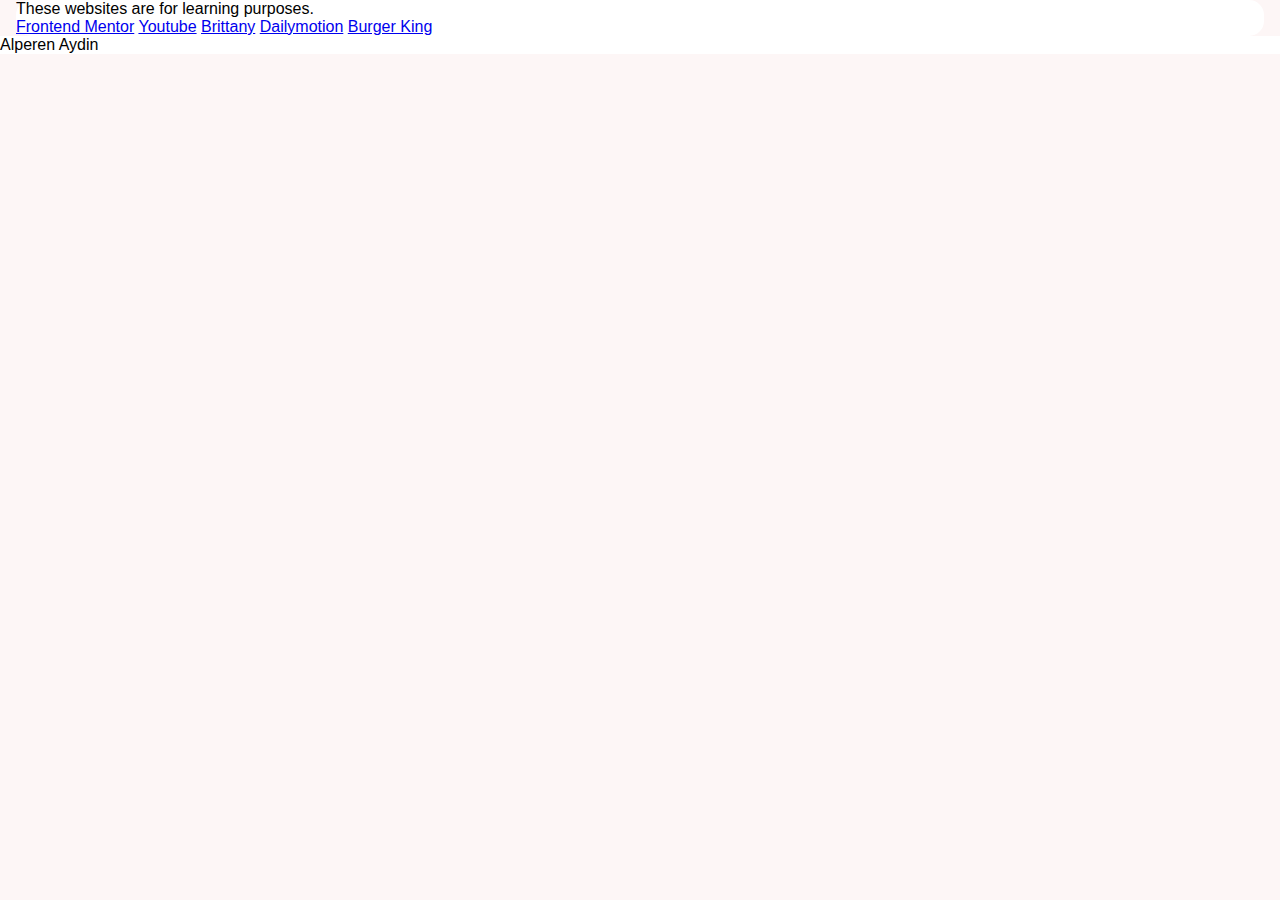
<file: index.html>
<!DOCTYPE html>
<html lang="en">
<head>
    <meta charset="UTF-8">
    <meta name="viewport" content="width=device-width, initial-scale=1.0">
    <title>Document</title>
    <link rel="stylesheet" href="style.css">
</head>
<body>

    <!-- 
    
    Attention, everything done on this page is called work, they are sites that are made for work purposes by looking at real sites.

    -->

    <div class="container">
        <div class="cart">
            <div class="text">These websites are for learning purposes. </div>
            <div class="links">
                <a href="frontend/index.html">Frontend Mentor</a>
                <a href="youtube/index.html">Youtube</a>
                <a href="Brittany/index.html">Brittany</a>
                <a href="dailymotion/index.html">Dailymotion</a>
                <a href="BurgerKing/index.html">Burger King</a>
            </div>
        </div>
    </div>

    <footer>
        <div class="footer-name">
            Alperen Aydin 
        </div>
    </footer>

    

</body>
</html>
</file>
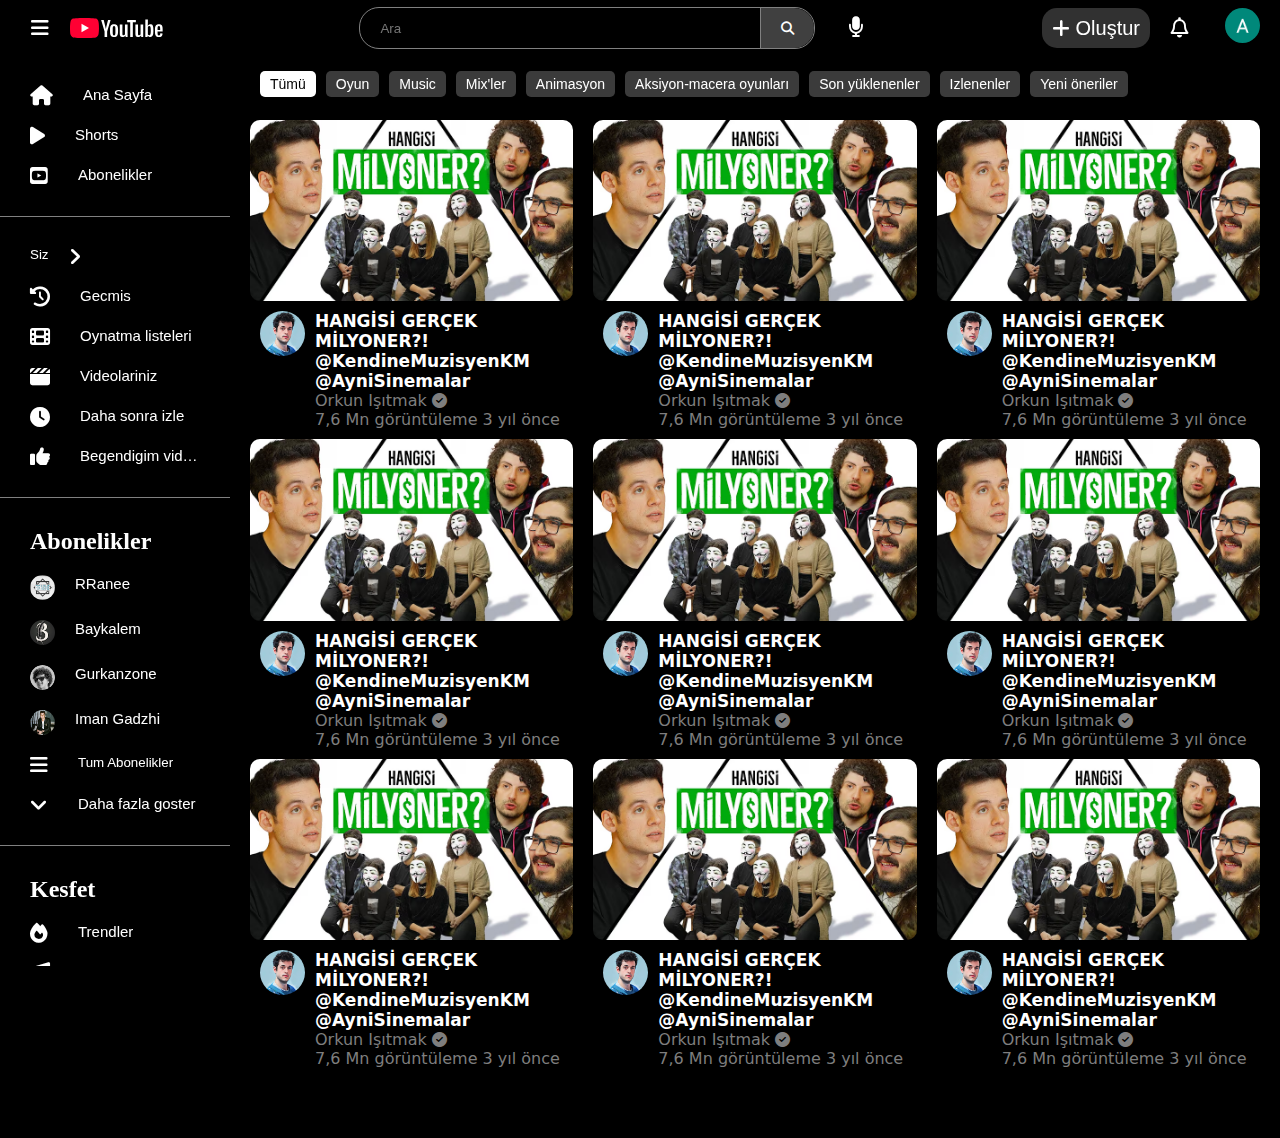
<file: youtube/index.html>
<!DOCTYPE html>
<html lang="en">
<head>
    <meta charset="UTF-8">
    <meta name="viewport" content="width=device-width, initial-scale=1.0">
    <link rel="stylesheet" href="/youtube/style.css">
    <link rel="stylesheet" href="https://cdnjs.cloudflare.com/ajax/libs/font-awesome/6.7.2/css/all.min.css" integrity="sha512-Evv84Mr4kqVGRNSgIGL/F/aIDqQb7xQ2vcrdIwxfjThSH8CSR7PBEakCr51Ck+w+/U6swU2Im1vVX0SVk9ABhg==" crossorigin="anonymous" referrerpolicy="no-referrer" />
    <title>YouTube</title>
</head>
<body>
    <header>
        <div class="header-sol">
            <button><i class="fa-solid fa-bars"></i></button>
            <img src="/youtube/icon.svg" alt="">
        </div>
        <div class="header-orta">
            <div class="header-orta-search">
                <i class="fa fa-search" id="search-gizli-icon"></i>
                <input type="search" placeholder="Ara" >
                <button><i class="fa fa-search"></i></button>
            </div>

            <div class="header-orta-mik">
                <button>
                <i class="fa fa-microphone">    </i>
                </button>
            </div>

        </div>
        <div class="header-sag">
            <button class="header-sag-olustur">
                <i class="fa-solid fa-plus"></i> Oluştur
            </button>

            <button class="header-sag-bell">
                <i class="fa-regular fa-bell"></i>
            </button>

            <img src="/youtube/unnamed.jpg" alt="">
            
        </div>
    </header>

    <nav>
        <div class="nav-ana-div">
            <button><i class="fa-solid fa-house"></i><span>Ana Sayfa</span> </button>
            <button><i class="fa-solid fa-play"></i> <span>Shorts</span></button>
            <button><i class="fa-brands fa-square-youtube"></i>  <span>Abonelikler</span></button>
        </div>
        <div class="nav-siz-div">
            <button>Siz <i class="fa-solid fa-angle-right"></i></button>
            <button><i class="fa-solid fa-clock-rotate-left"></i>  <span>Gecmis</span></button>
            <button><i class="fa-solid fa-film"></i> <span>Oynatma listeleri</span> </button>
            <button><i class="fa-solid fa-clapperboard"></i> <span>Videolariniz</span></button>
            <button><i class="fa-solid fa-clock"></i>  <span>Daha sonra izle</span></button>
            <button><i class="fa-solid fa-thumbs-up"></i> <span>Begendigim videolar</span></button>
        </div>
        <div class="nav-abone-div">
            <h2>Abonelikler</h2>
            <button><img src="/youtube/rane.jpg" alt=""> <span>RRanee</span></button>
            <button><img src="/youtube/baykalem.jpg" alt=""> <span>Baykalem</span></button>
            <button><img src="/youtube/gurkanzone.jpg" alt=""> <span>Gurkanzone</span></button>
            <button><img src="/youtube/imangadzhi.jpg" alt=""> <span>Iman Gadzhi</span></button>
            <button><i class="fa-solid fa-bars"></i> Tum Abonelikler</button>
            <button><i class="fa-solid fa-angle-down"></i> <span>Daha fazla goster</span></button>
        </div>
        <div class="nav-kesfet-div">
            <h2>Kesfet</h2>
            <button><i class="fa-solid fa-fire"></i><span>Trendler</span></button>
            <button><i class="fa-solid fa-music"></i><span>Muzik</span></button>
            <button><i class="fa-solid fa-microphone"></i><span>Canli</span></button>
            <button><i class="fa-solid fa-gamepad"></i> <span>Oyun</span></button>
            <button><i class="fa-solid fa-trophy"></i><span>Spor</span></button>
        </div>
        <div class="nav-ayarlar-div">
            <button><i class="fa-solid fa-gear"></i><span>Ayarlar</span></button>
            <button><i class="fa-solid fa-flag"></i><span>Icerik bildirme gecmisi</span></button>
            <button><i class="fa-solid fa-question"></i><span>Yardim</span></button>
            <button><i class="fa-regular fa-comment-dots"></i><span>Geri bildirim gonder</span></button>
        </div>
        <div class="nav-telifler-div">
            <a href="#">Hakkında Basın Telif hakkı Bize ulaşın İçerik Üreticiler Reklam verme Geliştiriciler</a>
            <br>
            <a href="#">Şartlar Gizlilik Politika ve Güvenlik YouTube Nasıl Çalışıyor? Yeni özellikleri deneyin</a>
            <p>© 2025 Google LLC</p>
        </div>
    </nav>

    <main>

        <div class="main-buttonlar">
            <button id="main-ana-button">Tümü</button>
            <button>Oyun</button>
            <button>Music</button>
            <button>Mix'ler</button>
            <button>Animasyon</button>
            <button>Aksiyon-macera oyunları</button>
            <button>Son yüklenenler</button>
            <button>Izlenenler</button>
            <button>Yeni öneriler</button>
        </div>

        <div class="videolarin-tamami">
            <div class="videolar-kutu">
                <div class="video-kutu">
                    <div class="video-kutu-ust">    
                        <img src="/youtube/hangisimilyoner.avif" alt="">
                    </div>
                    <div class="video-kutu-alt">
                        <div class="video-kutu-alt-sol">
                            <img src="/youtube/orkunpp.jpg" alt="">
                        </div>
                        <div class="video-kutu-alt-sag">
                            <h2>HANGİSİ GERÇEK MİLYONER?! @KendineMuzisyenKM @AyniSinemalar</h2>
                            <p>Orkun Işıtmak <i class="fa-solid fa-circle-check"></i></p>
                            <p>7,6 Mn görüntüleme 3 yıl önce</p>
                        </div>
                    </div>
                </div>
                <div class="video-kutu">
                    <div class="video-kutu-ust">    
                        <img src="/youtube/hangisimilyoner.avif" alt="">
                    </div>
                    <div class="video-kutu-alt">
                        <div class="video-kutu-alt-sol">
                            <img src="/youtube/orkunpp.jpg" alt="">
                        </div>
                        <div class="video-kutu-alt-sag">
                            <h2>HANGİSİ GERÇEK MİLYONER?! @KendineMuzisyenKM @AyniSinemalar</h2>
                            <p>Orkun Işıtmak <i class="fa-solid fa-circle-check"></i></p>
                            <p>7,6 Mn görüntüleme 3 yıl önce</p>
                        </div>
                    </div>
                </div>

                <div class="video-kutu">
                    <div class="video-kutu-ust">    
                        <img src="/youtube/hangisimilyoner.avif" alt="">
                    </div>
                    <div class="video-kutu-alt">
                        <div class="video-kutu-alt-sol">
                            <img src="/youtube/orkunpp.jpg" alt="">
                        </div>
                        <div class="video-kutu-alt-sag">
                            <h2>HANGİSİ GERÇEK MİLYONER?! @KendineMuzisyenKM @AyniSinemalar</h2>
                            <p>Orkun Işıtmak <i class="fa-solid fa-circle-check"></i></p>
                            <p>7,6 Mn görüntüleme 3 yıl önce</p>
                        </div>
                    </div>
                </div>

            </div>

            <div class="videolar-kutu">
                
                <div class="video-kutu">
                    <div class="video-kutu-ust">    
                        <img src="/youtube/hangisimilyoner.avif" alt="">
                    </div>
                    <div class="video-kutu-alt">
                        <div class="video-kutu-alt-sol">
                            <img src="/youtube/orkunpp.jpg" alt="">
                        </div>
                        <div class="video-kutu-alt-sag">
                            <h2>HANGİSİ GERÇEK MİLYONER?! @KendineMuzisyenKM @AyniSinemalar</h2>
                            <p>Orkun Işıtmak <i class="fa-solid fa-circle-check"></i></p>
                            <p>7,6 Mn görüntüleme 3 yıl önce</p>
                        </div>
                    </div>
                </div>
                <div class="video-kutu">
                    <div class="video-kutu-ust">    
                        <img src="/youtube/hangisimilyoner.avif" alt="">
                    </div>
                    <div class="video-kutu-alt">
                        <div class="video-kutu-alt-sol">
                            <img src="/youtube/orkunpp.jpg" alt="">
                        </div>
                        <div class="video-kutu-alt-sag">
                            <h2>HANGİSİ GERÇEK MİLYONER?! @KendineMuzisyenKM @AyniSinemalar</h2>
                            <p>Orkun Işıtmak <i class="fa-solid fa-circle-check"></i></p>
                            <p>7,6 Mn görüntüleme 3 yıl önce</p>
                        </div>
                    </div>
                </div>

                <div class="video-kutu">
                    <div class="video-kutu-ust">    
                        <img src="/youtube/hangisimilyoner.avif" alt="">
                    </div>
                    <div class="video-kutu-alt">
                        <div class="video-kutu-alt-sol">
                            <img src="/youtube/orkunpp.jpg" alt="">
                        </div>
                        <div class="video-kutu-alt-sag">
                            <h2>HANGİSİ GERÇEK MİLYONER?! @KendineMuzisyenKM @AyniSinemalar</h2>
                            <p>Orkun Işıtmak <i class="fa-solid fa-circle-check"></i></p>
                            <p>7,6 Mn görüntüleme 3 yıl önce</p>
                        </div>
                    </div>
                </div>

                
            </div>


            <div class="videolar-kutu">

                <div class="video-kutu">
                    <div class="video-kutu-ust">    
                        <img src="/youtube/hangisimilyoner.avif" alt="">
                    </div>
                    <div class="video-kutu-alt">
                        <div class="video-kutu-alt-sol">
                            <img src="/youtube/orkunpp.jpg" alt="">
                        </div>
                        <div class="video-kutu-alt-sag">
                            <h2>HANGİSİ GERÇEK MİLYONER?! @KendineMuzisyenKM @AyniSinemalar</h2>
                            <p>Orkun Işıtmak <i class="fa-solid fa-circle-check"></i></p>
                            <p>7,6 Mn görüntüleme 3 yıl önce</p>
                        </div>
                    </div>
                </div>
                <div class="video-kutu">
                    <div class="video-kutu-ust">    
                        <img src="/youtube/hangisimilyoner.avif" alt="">
                    </div>
                    <div class="video-kutu-alt">
                        <div class="video-kutu-alt-sol">
                            <img src="/youtube/orkunpp.jpg" alt="">
                        </div>
                        <div class="video-kutu-alt-sag">
                            <h2>HANGİSİ GERÇEK MİLYONER?! @KendineMuzisyenKM @AyniSinemalar</h2>
                            <p>Orkun Işıtmak <i class="fa-solid fa-circle-check"></i></p>
                            <p>7,6 Mn görüntüleme 3 yıl önce</p>
                        </div>
                    </div>
                </div>

                <div class="video-kutu">
                    <div class="video-kutu-ust">    
                        <img src="/youtube/hangisimilyoner.avif" alt="">
                    </div>
                    <div class="video-kutu-alt">
                        <div class="video-kutu-alt-sol">
                            <img src="/youtube/orkunpp.jpg" alt="">
                        </div>
                        <div class="video-kutu-alt-sag">
                            <h2>HANGİSİ GERÇEK MİLYONER?! @KendineMuzisyenKM @AyniSinemalar</h2>
                            <p>Orkun Işıtmak <i class="fa-solid fa-circle-check"></i></p>
                            <p>7,6 Mn görüntüleme 3 yıl önce</p>
                        </div>
                    </div>
                </div>    


            </div>



        </div>

    </main>
    

    

</body>
</html>
</file>
<file: style.css>
body {
    background: rgb(253, 246, 246);
    margin: 0;
}






.container {
  max-width: 1400px;  
  margin: 0 auto;
  padding: 0 16px;   
}

p {
    font-family: sans-serif;
    margin: 0;
}




.header-ust {
    display: flex;
    justify-content: space-between;
    align-items: center;
}

.header-sag {
    display: flex;
    align-items: center;
    gap: 20px;

}

.header-acilir button {
    border: none;
    padding: 10px;
    cursor: pointer;
    background: none;
    font-size: 15px;
    font-weight: bold;
}





.pro {
    padding: 10px;
    background: rgb(0, 0, 101);
    margin-left: 10px;
    border-radius: 10px;
    color: white;
}

.header-img img{
    width: 50px;
}

.github-button {
    padding: 15px;
    color: white;
    background: black;
    border-radius: 30px;
    font-size: 15px;    
    font-weight: bold;
    cursor: pointer;
}

.github-button:hover {
    background: rgb(50, 50, 50);
}

.github-button i {
    font-size: 20px;
    margin-left: 10px;
}

.header-alt {
    display: block;
    width: 100%;
}

.header-alt-cizgi-ust {
    position: absolute;
    height: 1px;
    width: 100%;
    background: rgb(192, 192, 192);
    left: 0;
}

.header-alt-cizgi-alt {
    position: absolute;
    height: 1px;
    width: 100%;
    background: rgb(192, 192, 192);
    left: 0;
}

.header-alt p {
    margin: 0;
    font-size: 20px;
    display: inline-flex;
    padding: 15px;
    border: 1px solid rgb(192, 192, 192);
    border-bottom: none;
    border-top: none;
    font-weight: bold;
    font-family: system-ui, -apple-system, BlinkMacSystemFont, 'Segoe UI', Roboto, Oxygen, Ubuntu, Cantarell, 'Open Sans', 'Helvetica Neue', sans-serif;
}

.header-acilcak-div {
display: none;
  position: absolute;
  top: 100%;
  left: 0;
  background-color: white;
  box-shadow: 0 4px 8px rgba(0,0,0,0.1);
  min-width: 150px;
  z-index: 10;
}

.header-acilir button:hover .header-acilcak-div {
    display: block;
}




body, html {
    font-family: sans-serif;
}

ul {
    list-style: none;
    padding: 0;
    margin: 0;
}



/*
    Dropdown CSS
*/

.nav-menu {
    display: flex;
    align-items: center;

}

.nav-menu.nav-menu-dikey {
    flex-direction: column;
}

.nav-menu .nav-item {
    width: 100%;
}

.nav-menu .nav-link {
    width: 100%;
    padding: 15px 20px;
    display: flex;
    align-items: center;
    gap: 10px;
    cursor: pointer;
}


.header-aksiyonlar {
    display: flex;
    align-items: center;
    gap: 10px;
}


.unlock-pro {
    display: flex;
    align-items: center;
    text-decoration: none;
    font-size: 15px;
    font-weight: bold;
    color: black;
    border-bottom: 1px solid transparent;
    transition: .2s ease;
}

.unlock-pro:hover {
    border-color: rgba(0,0,0,.1);
}

.dropdown {
    position: relative;
}

.dropdown-menu {
    display: none;
    flex-direction: column;
    box-shadow: 0 0 20px 1px rgba(0,0,0,.1);
    border-radius: 20px;
    z-index: 1000;
    min-width: 250px;
    position: absolute;
    background: white;
    overflow: hidden;
    top: 100%;
    left: 0;
}

.dropdown-menu .dropdown-link {
    padding: 15px 20px;
    transition: .2s ease;
    cursor: pointer;
    display: block;
}

.dropdown-menu .dropdown-link:hover {
    background: rgba(0,0,0,.1);
}

.dropdown-menu .dropdown-item:not(:last-child) {
        border-bottom: 1px solid rgba(0,0,0,.1);
}

.dropdown:hover .dropdown-menu {
    display: flex;
}


.nav-item {
    display: flex;
    align-items: center;
    gap: 10px;
}


.acilir-yan-menu {
    position: fixed;
    top: 0;
    left: 100%;
    width: 100%;
    height: 100%;
    background: white;
    z-index: 100;
    transition: .2s ease;
}

.acilir-yan-menu.aktif {
    left: 0;
}



main {
    padding: 50px 0px;
}

main .container {
    max-width: 1200px;
}

.hero {
    display: flex;
    justify-content: space-between;
    padding: 20px;
    border: 1px solid rgb(203, 203, 203);
    border-radius: 10px;
    background: rgb(239, 255, 254);
}

.hero-p-div {
    display: flex;
    flex-wrap: wrap;
    max-width: 600px;
    gap: 20px;
}

.hero-p-div p {
    font-size: 17px;
    
}

.hero-p-div i {
    color: rgb(79, 255, 79);
    margin-right: 5px;
}

.hero-button-div {
    display: flex;
    flex-direction: column;
    justify-content: center;
    align-items: flex-end;
    font-family: sans-serif;
    font-size: 17px;
    gap: 20px;
}

.hero-button-div a {
    color: rgb(31, 31, 255);
}

.hero-button-div div {
    display: flex;
    align-items: center;
}

.beyaz-button i {
    color: aqua;
    margin-left: 10px;
    margin-right: 10px;
}



.post {
    display: flex;
    justify-content: space-between;
    padding: 40px 0;
}



.post-sol {
    display: flex;
    gap: 30px;
    flex-direction: column;
}

.post-input {
    border-radius: 10px;
    border: 1px solid black;
}

.post-input input{
    border-radius: 10px 0 0 10px;
    border: none;
    padding: 12px;
    font-size: 15px;
}

.post-input input:focus {
    outline: none;
}

.post-input input::-webkit-search-cancel-button {
  display: none;
}

.post-input i {
    border-radius: 0 10px 10px 0;
    padding: 10px 10px;
    font-size: 15px;
    background: white;
}

.post-sag {
    display: flex;
    gap: 30px;
    flex-direction: column;
}

.post-button {
    display: flex;
    gap: 20px;
}

.post-link {
    display: flex;
    gap: 5px;
    font-size: 15px;
    justify-content: flex-end;
}



.cart-all {
    display: grid;
    grid-template-columns: repeat(auto-fit, minmax(350px, 1fr));
    gap: 20px;
}


.cart {
    display: flex;
    flex-direction: column;
    background: white;
    border-radius: 15px;
}

.cart-img {
    position: relative;
    overflow: hidden;
}

.cart-img img {
    display: block;
    max-width: 100%;
    object-fit: cover;
    transition: 0.3s all ease;
    height: auto; 
    border-radius: 15px 15px 0 0;
}

.cart-img img:hover {
    transform: scale(1.1);
}



.cart-img span{
    position: absolute;
    top: 10px;
    right: 10px;
    background: rgb(206, 206, 206);
    padding: 5px;
    border-radius: 10px;
    font-weight: bold;
    color: rgb(52, 52, 255);
    font-family: system-ui, -apple-system, BlinkMacSystemFont, 'Segoe UI', Roboto, Oxygen, Ubuntu, Cantarell, 'Open Sans', 'Helvetica Neue', sans-serif;
}


.cart-alt {
    padding: 20px;
}



.cart h2{
    font-size: 23px;
    font-family: sans-serif;
    cursor: pointer;
}

.cart-link {
    display: flex;
    align-items: center;
    justify-content: space-between;
    padding: 20px 0;
}

.two-junior-kutu {
    display: flex;
}

.junior-span {
    font-size: 15px;
    font-family: system-ui, -apple-system, BlinkMacSystemFont, 'Segoe UI', Roboto, Oxygen, Ubuntu, Cantarell, 'Open Sans', 'Helvetica Neue', sans-serif;
    font-weight: bold;
    color: rgb(70, 255, 70);
    border: 1px solid rgb(70, 255, 70);
    border-radius: 0 5px 5px 0;
    padding: 0 10px;
}

.two-span {
    background: rgb(70, 255, 70);
    font-size: 15px;
    font-family: system-ui, -apple-system, BlinkMacSystemFont, 'Segoe UI', Roboto, Oxygen, Ubuntu, Cantarell, 'Open Sans', 'Helvetica Neue', sans-serif;
    font-weight: bold;
    padding: 0px 10px;
    border-radius: 5px 0 0 5px;
    
}

.cart p {
    color: rgb(90, 90, 90);
    font-family: sans-serif;
    padding-bottom: 10px;
    font-size: 17px;
}




.html-span {
    font-size: 15px;
    color: aqua;
    font-weight: bold;
    font-family: system-ui, -apple-system, BlinkMacSystemFont, 'Segoe UI', Roboto, Oxygen, Ubuntu, Cantarell, 'Open Sans', 'Helvetica Neue', sans-serif;
}

.css-span {
    font-size: 15px;
    color: blue;
    font-weight: bold;
    font-family: system-ui, -apple-system, BlinkMacSystemFont, 'Segoe UI', Roboto, Oxygen, Ubuntu, Cantarell, 'Open Sans', 'Helvetica Neue', sans-serif;
}

.js-span {
    font-size: 15px;
    color: rgb(111, 30, 43);
    font-weight: bold;
    font-family: system-ui, -apple-system, BlinkMacSystemFont, 'Segoe UI', Roboto, Oxygen, Ubuntu, Cantarell, 'Open Sans', 'Helvetica Neue', sans-serif;
}

.discord-cart {
    flex-direction: column;
    align-items: center;
    display: flex;
    justify-content: center;
    padding: 60px 30px;
    gap: 25px;
    background: rgb(57, 57, 155);
    border-radius: 15px;
    margin: 40px 0;
}

.discord-cart-img img {
    width: 166px;
}
.discord-cart-baslik h2 {
    margin: 0;
    font-family: system-ui, -apple-system, BlinkMacSystemFont, 'Segoe UI', Roboto, Oxygen, Ubuntu, Cantarell, 'Open Sans', 'Helvetica Neue', sans-serif;
    font-size: 20px;
    color: white;
}

.discord-cart-yazi p{
    font-size: 25px;
    font-family: sans-serif;
    text-align: center;
    color: white;
}

.discord-cart-button button{
    border: none;
    border-radius: 20px;
    color: rgb(57, 57, 155);
    background: white;
    font-size: 20px;
    padding: 10px 35px;
    font-family: sans-serif;
    cursor: pointer;
}

.discord-cart-button button:hover{
    background: rgba(255, 255, 255, 0.87);
}

footer {
    background: white;
}

.footer-ust {
    display: flex;
    align-items: center;
    justify-content: space-between;
}

.footer-logo img {
    width: 60px;
}

.footer-sosyal-medya {
    display: flex;
    gap: 25px;
}

.footer-sosyal-medya a {
    color: rgb(57, 169, 255);
    font-size: 25px;
}

.footer-orta {
    display: flex;
    justify-content: space-between;
    padding: 30px 0;
    margin-bottom: 30px;
}

.footer-gmail-div {
    max-width: 400px;
}

.footer-gmail-div h2 {
    color: rgb(102, 102, 255);
}

.footer-gmail-div p {
    width: 350px;
    font-size: 15px;
    font-family: sans-serif;
}

.footer-input {
    display: flex;
    gap: 20px;
    margin-top: 10px;
}

.footer-input input {
    width: 300px;
    height: 30px;
    color: rgb(68, 68, 68);
    border-radius: 10px;
    border: 1px solid gray;
}

.footer-linkler {
    display: flex;
    gap: 40px;
}

.footer-ul {
    display: flex;
    flex-direction: column;
    gap: 10px;
}

.footer-ul h2 {
    font-family: sans-serif;
}

.footer-ul a {
    text-decoration: none;
    color: gray;
}

.footer-alt {
    background: white;
    border-top: 1px solid rgb(206, 206, 206);
}

.footer-alt-ic {
    display: flex;
    align-items: center;
    justify-content: space-between;
    padding: 20px 0;
    max-width: 1400px;  
    margin: 0 auto;
    padding: 16px; 
}


.footer-alt-link {
    display: flex;
    gap: 20px;
}

.footer-alt a {
    text-decoration: none;
    color: gray;
}

.footer-alt p {
    color: gray;
    font-family: sans-serif;
    font-size: 15px;
}





/*
    Buttons
*/


.beyaz-button {
    padding: 10px 30px;
    border: 1px solid gray;
    color: black;
    border-radius: 5px;
    font-size: 17px;
    cursor: pointer;
    background: none;
    font-family: system-ui, -apple-system, BlinkMacSystemFont, 'Segoe UI', Roboto, Oxygen, Ubuntu, Cantarell, 'Open Sans', 'Helvetica Neue', sans-serif;
}

.kirmizi-button {
    padding: 12px 20px;
    border: none;
    background: red;
    color: white;
    border-radius: 40px;
    font-size: 20px;
    font-weight: bold;
    cursor: pointer;
    font-family: system-ui, -apple-system, BlinkMacSystemFont, 'Segoe UI', Roboto, Oxygen, Ubuntu, Cantarell, 'Open Sans', 'Helvetica Neue', sans-serif;
}

.kirmizi-button:hover {
    background: rgb(178, 0, 0);
}


.button-icon {
    width: 45px;
    height: 45px;
    font-size: 1.1rem;
    cursor: pointer;
    transition: .2s ease;
    display: flex;
    align-items: center;
    justify-content: center;
    border-radius: 50%;

    border: 1px solid rgba(0,0,0,.1);
    background: white;

}
.button-icon:hover {
    background: rgba(0,0,0,.1);
}




@media (min-width: 900px) {
    .sadece-mobil {
        display: none;
    }
}


@media (max-width: 900px) {
    .sadece-bilgisayar {
        display: none !important;
    }
}

@media (max-width: 1190px) {
    .footer-orta {
        display: flex;
        flex-direction: column;
        gap: 20px;
    }
}

@media (max-width: 700px) {
    .hero {
        display: flex;
        flex-direction: column;
        gap: 20px;
    }
    .hero-baslik-div {
        display: flex;
        flex-direction: column;
        align-items: center;
    }
    .hero-button-div {
        align-items: center;
    }

    .post {
        display: flex;
        flex-direction: column;
        gap: 20px;
    }

    .post-button {
        display: none;
    }

    .post-link {
        justify-content: normal;
    }

    .post-input input {
        width: 100%;
        border-radius: 10px;
    }

    .post-input i {
        display: none;
    }

    .footer-alt-ic p {
        font-size: 10px;
    }

    .footer-alt-ic a {
        font-size: 10px;
    }

    .footer-linkler {
        flex-direction: column;
    }

    .footer-ul {
        align-items: center;
    }

}
</file>
<file: youtube/style.css>
body {
    background: black;
    margin: 0;
    padding: 0;
}



header {
    display: flex;
    justify-content: space-between;
    align-items: center;
    background: rgba(0, 0, 0, 0.9);
    backdrop-filter: blur(8px);
    margin-inline: 20px;
    position: fixed;
    height: 56px;
    top: 0;
    right: 0;
    left: 0;
    z-index: 1000px;
    box-shadow: 0 1px 2px rgba(0,0,0,0.1);
}


.header-sol {
    display: inline-flex;
}

.header-sol img {
    cursor: pointer;
}

.header-sol button{
    display: inline-flex;
    cursor: pointer;
    align-items: center;
    justify-content: center;
    border: none;
    background: none;
    color: white;
    font-size: 20px;
    margin-right: 10px;
    height: 40px;
    width: 40px;
    border-radius: 50%;
}

.header-sol button:hover{
    background: rgb(67, 67, 67);
}

.header-orta {
    display: flex;
    gap: 20px;
}

.header-orta-search {
    position: relative;
    display: inline-flex;
    border: 1px solid grey;
    border-radius: 20px;
}

.header-orta-search input {
    width: 400px;
    padding-left: 20px;
    height: 40px;
    border-radius: 40px 0 0 40px;
    border: none;
    background: none;
    outline: none;
    color: white;
}




.header-orta-search input[type="search"]::-webkit-search-cancel-button {
  -webkit-appearance: none;
  appearance: none;
  display: none;
}


#search-gizli-icon {
    position: absolute;
    color: white;
    left: 15px;
    display: none;
    top: 50%;
    transform: translateY(-50%);
}

.header-orta-search:has(input:focus) #search-gizli-icon {
    display: block;
}

.header-orta-search:has(input:focus)  {
    padding-left: 30px;
    margin: 0 !important;
}


.header-orta-search {
    margin-left: 30px;
}


.header-orta-search input:focus{
    border-color: rgb(77, 77, 250) !important;

}


.header-orta-search button {
    border-radius: 0 40px 40px 0;
    background: rgb(64, 64, 64);
    color: white;
    border: none;
    outline: none;
    padding: 0 20px;
    border-left: 1px solid grey;
    cursor: pointer;
}


.header-orta-mik button{
    border: none;
    color: white;
    background: none;
    font-size: 20px;
    border-radius: 50%;
    height: 40px;
    width: 40px;
}

.header-orta-mik button:hover{
    background: gray;
}


.header-sag {
    display: inline-flex;
}


.header-sag-olustur {
    border-radius: 15px;
    background: rgb(49, 49, 49);
    padding: 5px 10px;
    border: none;
    font-size: 20px;
    color: white;
    margin-right: 10px;
    cursor: pointer;
}

.header-sag-olustur:hover{
    background: rgb(67, 67, 67);
}

.header-sag-bell {
    cursor: pointer;
    padding: 5px 10px;
    border: none;
    background: none;
    font-size: 20px;
    color: white;
    margin-right: 25px;
    border-radius: 50%;
    height: 40px;
    width: 40px;
}
.header-sag-bell:hover {
    background: rgb(67, 67, 67);
}

.header-sag img {
    height: 35px;
    cursor: pointer;
    width: 35px;
    border-radius: 50%;
}


nav {
    background: none;
    width: 230px;
    overflow-y: auto;
    position: fixed;
    height: 100vh;
    padding-bottom: 10px;
    top: 56px;
}

nav::-webkit-scrollbar {
  width: 0;
}


nav:hover::-webkit-scrollbar {
  width: 6px;
}

nav:hover::-webkit-scrollbar-thumb {
  background-color: #aaa;
  border-radius: 4px;
}




nav div{
    border-bottom: 1px solid gray;
    display: flex;
    flex-direction: column;
    align-items: flex-start;
    padding: 20px;
}

nav div h2{
    padding: 10px;
    margin: 0;
    color: white;
}

nav div button{
    background: none;
    border: none;
    color: white;
    display: flex;
    width: 100%;
    gap: 20px;
    padding: 10px;
    border-radius: 10px;
}

nav div button span {
    font-size: 15px;
    white-space: nowrap;
    overflow: hidden;
    text-overflow: ellipsis;
}

nav div button:hover{
    background: gray;
}

nav div button i{
    font-size: 20px;
    margin-right: 10px;
}


.nav-abone-div img {
    height: 25px;
    width: 25px;
    border-radius: 50%;
}



.nav-telifler-div a {
    text-decoration: none;
    color: #c4c4c4;
}

.nav-telifler-div p {
    color: #aaa;
    font-size: 15px;
    padding-bottom: 30px;
}



main {
    margin-left: 230px;
    padding: 20px;
    padding-top: 0px;
    margin-top: 100px;
}

.main-buttonlar {
    position: fixed;
    margin-top: 56px;
    top: 0;
    right: 50;
    background: rgba(0, 0, 0, 0.9);
    backdrop-filter: blur(8px);
    display: flex;
    padding: 15px 0px;
    width: 100%;
}

.main-buttonlar button{
    padding: 5px 10px;
    border: none;
    border-radius: 5px;
    background-color: #3b3b3b;
    color: white;
    margin-left: 10px;
    font-size: 14px;
    cursor: pointer;
}

#main-ana-button {
    background: white;
    color: black;
}


.videolarin-tamami {
    padding: 20px 0px;
    display: grid;
    grid-template-columns: repeat(3, 1fr);  /* 3 eşit sütun */
    gap: 20px;
}

.videolar-kutu {
    background: none;
    margin-bottom: 20px;
}



.video-kutu-ust img{
    width: 100%;
    height: auto;
    display: block;
    border-radius: 10px;
    cursor: pointer;
}

.video-kutu-alt{
    display: flex;
    padding: 10px;
}

.video-kutu-alt-sol img {
    width: 45px;
    height: 45px;
    border-radius: 50%;
    margin-right: 10px;
    cursor: pointer;
}

.video-kutu-alt-sag h2 {
    margin: 0;
    color: white;
    font-size: 17px;
    cursor: pointer;
}

.video-kutu-alt-sag {
    font-family: system-ui, -apple-system, BlinkMacSystemFont, 'Segoe UI', Roboto, Oxygen, Ubuntu, Cantarell, 'Open Sans', 'Helvetica Neue', sans-serif;
}

.video-kutu-alt-sag p {
    margin: 0;
    color: #7e7e7e;
    cursor: pointer;
}

.video-kutu-alt-sag i{
    font-size: 15px;
}




@media (max-width: 1200px) {
    nav {
        display: none;    
    }
    main {
        margin: 0px;
    }
}

@media (max-width: 1100px) {
    .videolarin-tamami {
        grid-template-columns: repeat(2, 1fr);
    }
}

@media (max-width: 700px) {
    .videolarin-tamami {
        grid-template-columns: 1fr;
    }
}























.ozel-buton {
    background: rgba(0,0,0,.1);
    outline: none;
    border: none;
    cursor: pointer;
    padding: 8px 15px;
    border-radius: 6px;
}


.ozel-buton.ikon-butonu {
    width: 30px;
    padding: 0;
    height: 30px;
    border-radius: 50%;
}


.ozel-buton:hover {
    background: rgba(0,0,0,.3);
}

.ozel-buton.yazi-ve-ikon {
display: inline-flex;
gap: 10px;
align-items: center;
}
</file>
